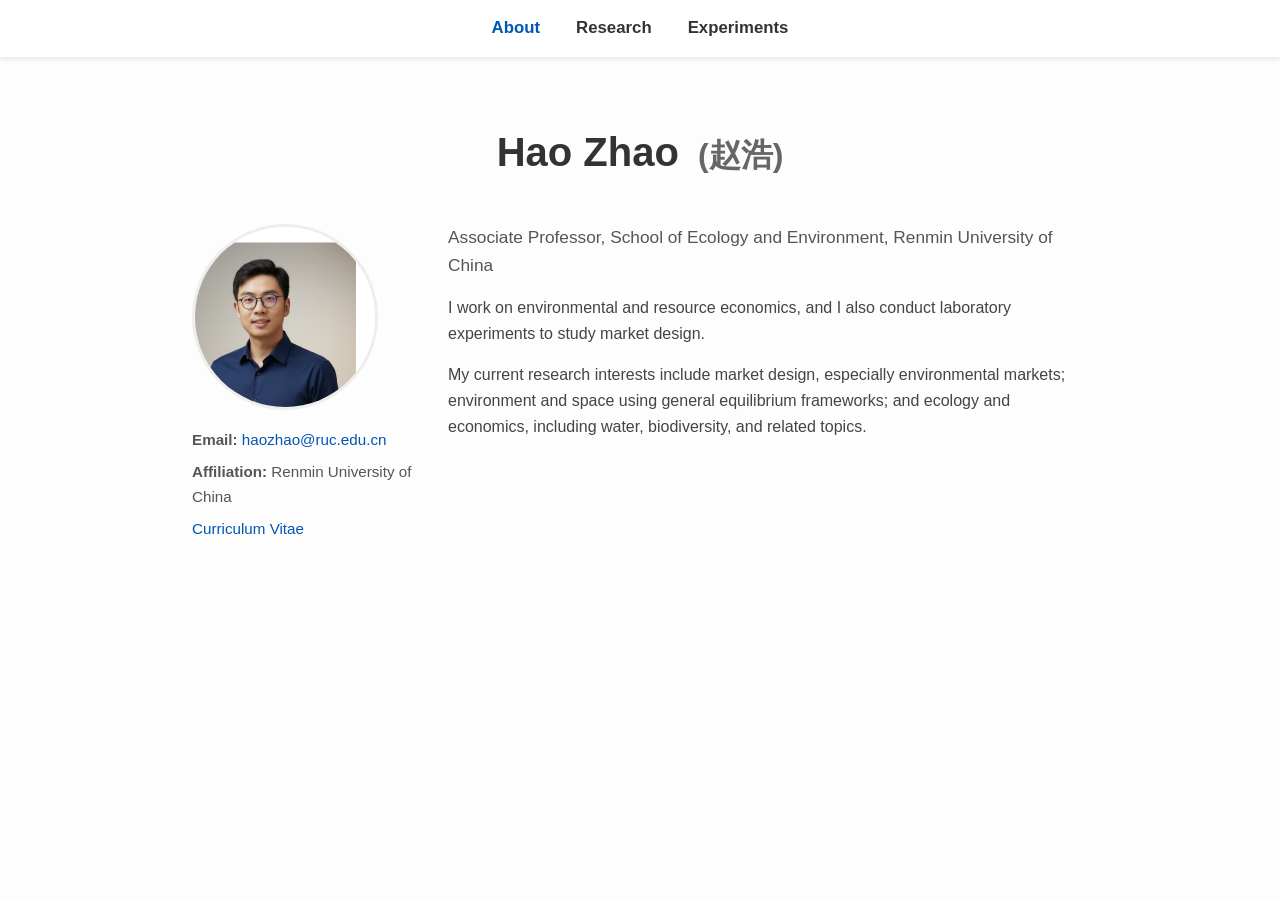
<file: index.html>
<!DOCTYPE html>
<html lang="en">
<head>
    <meta charset="UTF-8">
    <meta name="viewport" content="width=device-width, initial-scale=1.0">
    <title>Hao Zhao - About</title>
    <link rel="stylesheet" href="./assets/site.css">
</head>
<body>
    <nav>
        <div class="container nav-container">
            <ul>
                <li><a href="./index.html" class="active">About</a></li>
                <li><a href="./research.html">Research</a></li>
                <li><a href="./experiment.html">Experiments</a></li>
            </ul>
        </div>
    </nav>

    <div class="container">
        <header class="page-header">
            <h1>Hao Zhao <span class="chinese-name">(赵浩)</span></h1>
        </header>

        <section id="about" class="content-section about-section">
            <div class="profile-left">
                <div class="profile-pic">
                    <img src="./assets/images/hao-zhao.png" alt="Hao Zhao">
                </div>
                <div class="contact-info">
                    <p><strong>Email:</strong> <a href="mailto:haozhao@ruc.edu.cn">haozhao@ruc.edu.cn</a></p>
                    <p><strong>Affiliation:</strong> Renmin University of China</p>
                    <p><a href="./assets/files/Hao_Zhao_CV.pdf" target="_blank" rel="noreferrer">Curriculum Vitae</a></p>
                </div>
            </div>
            <div class="profile-right">
                <p class="position">Associate Professor, School of Ecology and Environment, Renmin University of China</p>
                <p class="main-text">
                    I work on environmental and resource economics, and I also conduct laboratory experiments to study market design.
                </p>
                <p class="main-text">
                    My current research interests include market design, especially environmental markets; environment and space using general equilibrium frameworks; and ecology and economics, including water, biodiversity, and related topics.
                </p>
            </div>
        </section>
    </div>
</body>
</html>
</file>
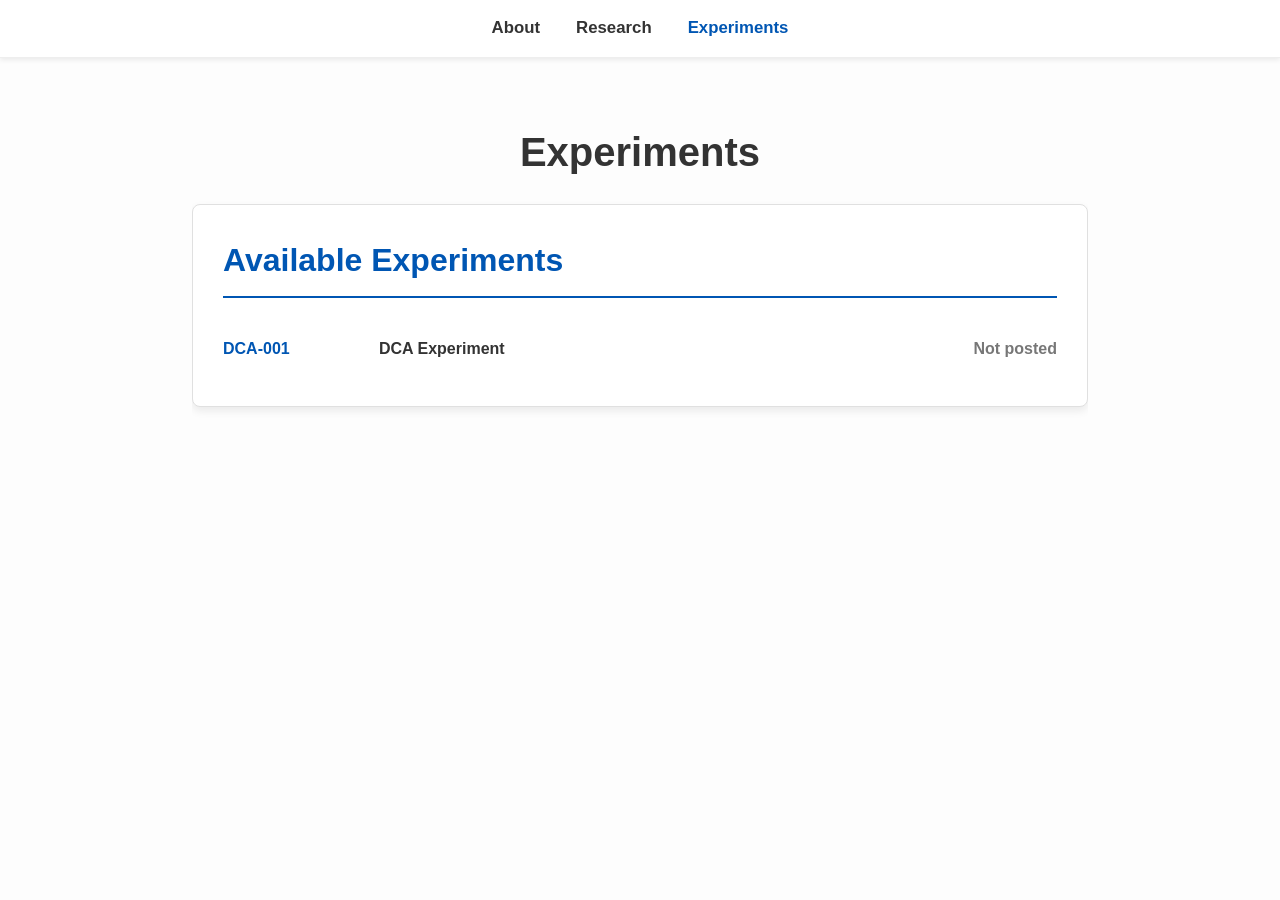
<file: experiment.html>
<!DOCTYPE html>
<html lang="en">
<head>
    <meta charset="UTF-8">
    <meta name="viewport" content="width=device-width, initial-scale=1.0">
    <title>Hao Zhao - Experiments</title>
    <link rel="stylesheet" href="./assets/site.css">
</head>
<body>
    <nav>
        <div class="container nav-container">
            <ul>
                <li><a href="./index.html">About</a></li>
                <li><a href="./research.html">Research</a></li>
                <li><a href="./experiment.html" class="active">Experiments</a></li>
            </ul>
        </div>
    </nav>

    <div class="container">
        <header class="page-header">
            <h1>Experiments</h1>
        </header>

        <section class="content-card">
            <h2>Available Experiments</h2>
            <div id="experiment-list" class="experiment-list"></div>
        </section>
    </div>

    <script src="./assets/config.js"></script>
    <script src="./assets/site.js"></script>
</body>
</html>
</file>
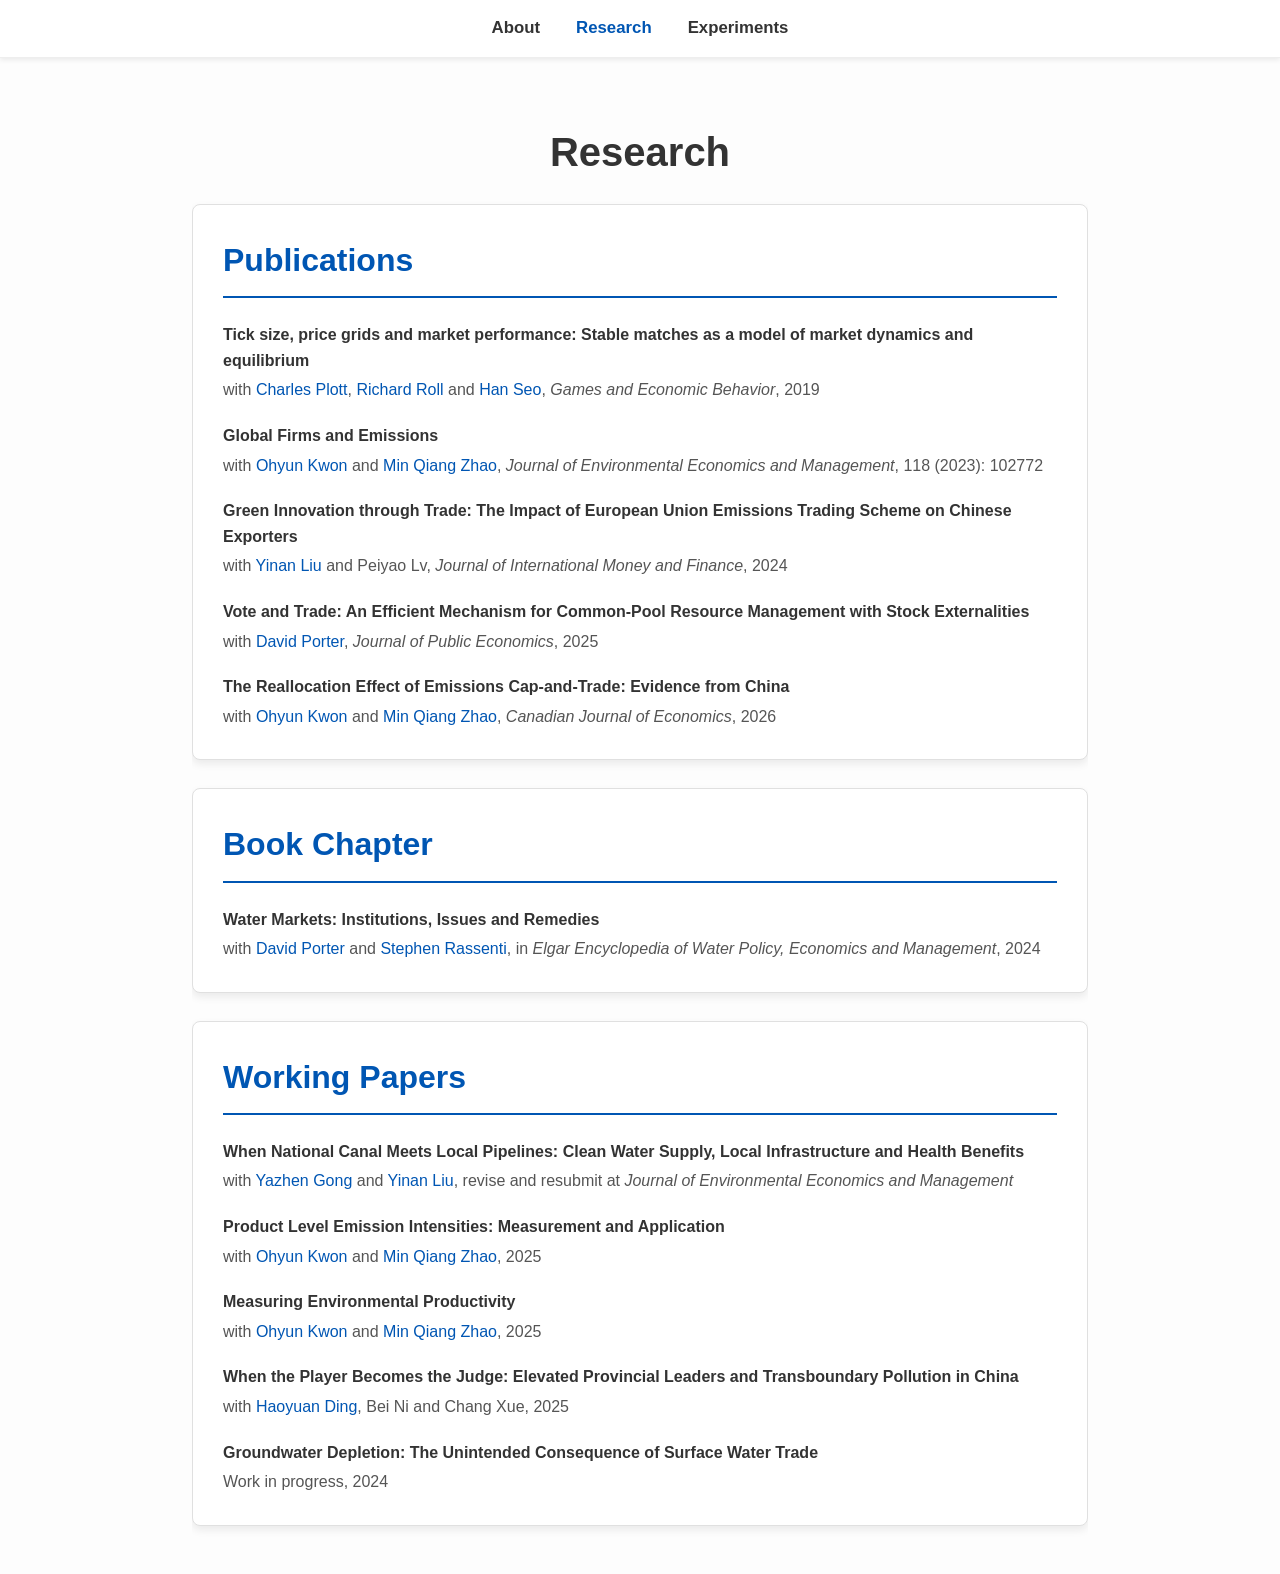
<file: research.html>
<!DOCTYPE html>
<html lang="en">
<head>
    <meta charset="UTF-8">
    <meta name="viewport" content="width=device-width, initial-scale=1.0">
    <title>Hao Zhao - Research</title>
    <link rel="stylesheet" href="./assets/site.css">
</head>
<body>
    <nav>
        <div class="container nav-container">
            <ul>
                <li><a href="./index.html">About</a></li>
                <li><a href="./research.html" class="active">Research</a></li>
                <li><a href="./experiment.html">Experiments</a></li>
            </ul>
        </div>
    </nav>

    <div class="container">
        <header class="page-header">
            <h1>Research</h1>
        </header>

        <section class="content-card">
            <h2>Publications</h2>
            <ul class="publication-list">
                <li>
                    <strong><a href="./assets/files/tick-size-price-grids-and-market-performance.pdf" target="_blank" rel="noreferrer">Tick size, price grids and market performance: Stable matches as a model of market dynamics and equilibrium</a></strong>
                    <span>with <a href="https://www.hss.caltech.edu/people/charles-r-plott" target="_blank" rel="noreferrer">Charles Plott</a>, <a href="https://www.anderson.ucla.edu/faculty-and-research/finance/faculty/roll" target="_blank" rel="noreferrer">Richard Roll</a> and <a href="https://sites.google.com/view/hanseo" target="_blank" rel="noreferrer">Han Seo</a>, <em>Games and Economic Behavior</em>, 2019</span>
                </li>
                <li>
                    <strong><a href="./assets/files/global-firms-and-emissions.pdf" target="_blank" rel="noreferrer">Global Firms and Emissions</a></strong>
                    <span>with <a href="https://www.lebow.drexel.edu/people/ohyunkwon" target="_blank" rel="noreferrer">Ohyun Kwon</a> and <a href="https://orcid.org/0000-0002-6601-622X" target="_blank" rel="noreferrer">Min Qiang Zhao</a>, <em>Journal of Environmental Economics and Management</em>, 118 (2023): 102772</span>
                </li>
                <li>
                    <strong><a href="https://doi.org/10.1016/j.jimonfin.2024.103215" target="_blank" rel="noreferrer">Green Innovation through Trade: The Impact of European Union Emissions Trading Scheme on Chinese Exporters</a></strong>
                    <span>with <a href="https://ae.ruc.edu.cn/home/People/Faculty/SortbyDepartment/ResearchInstituteofPeaceandDevelopmentEconomics/SDGandDevelopmentStrategiesandAidsofLessDevelopedAreas/liuyinanP/index.htm" target="_blank" rel="noreferrer">Yinan Liu</a> and Peiyao Lv, <em>Journal of International Money and Finance</em>, 2024</span>
                </li>
                <li>
                    <strong><a href="https://doi.org/10.1016/j.jpubeco.2025.105448" target="_blank" rel="noreferrer">Vote and Trade: An Efficient Mechanism for Common-Pool Resource Management with Stock Externalities</a></strong>
                    <span>with <a href="https://www.chapman.edu/our-faculty/david-porter.aspx" target="_blank" rel="noreferrer">David Porter</a>, <em>Journal of Public Economics</em>, 2025</span>
                </li>
                <li>
                    <strong><a href="./assets/files/reallocation-effect-of-emissions-cap-and-trade.pdf" target="_blank" rel="noreferrer">The Reallocation Effect of Emissions Cap-and-Trade: Evidence from China</a></strong>
                    <span>with <a href="https://www.lebow.drexel.edu/people/ohyunkwon" target="_blank" rel="noreferrer">Ohyun Kwon</a> and <a href="https://orcid.org/0000-0002-6601-622X" target="_blank" rel="noreferrer">Min Qiang Zhao</a>, <em>Canadian Journal of Economics</em>, 2026</span>
                </li>
            </ul>
        </section>

        <section class="content-card">
            <h2>Book Chapter</h2>
            <ul class="publication-list">
                <li>
                    <strong><a href="https://books.google.com/books/about/Elgar_Encyclopedia_of_Water_Policy_Econo.html?id=6Q3wEAAAQBAJ" target="_blank" rel="noreferrer">Water Markets: Institutions, Issues and Remedies</a></strong>
                    <span>with <a href="https://www.chapman.edu/our-faculty/david-porter.aspx" target="_blank" rel="noreferrer">David Porter</a> and <a href="https://www.chapman.edu/our-faculty/stephen-rassenti.aspx" target="_blank" rel="noreferrer">Stephen Rassenti</a>, in <em>Elgar Encyclopedia of Water Policy, Economics and Management</em>, 2024</span>
                </li>
            </ul>
        </section>

        <section class="content-card">
            <h2>Working Papers</h2>
            <ul class="publication-list">
                <li>
                    <strong>When National Canal Meets Local Pipelines: Clean Water Supply, Local Infrastructure and Health Benefits</strong>
                    <span>with <a href="https://www.efdinitiative.org/about-efd/people/gong-yazhen" target="_blank" rel="noreferrer">Yazhen Gong</a> and <a href="https://ae.ruc.edu.cn/home/People/Faculty/SortbyDepartment/ResearchInstituteofPeaceandDevelopmentEconomics/SDGandDevelopmentStrategiesandAidsofLessDevelopedAreas/liuyinanP/index.htm" target="_blank" rel="noreferrer">Yinan Liu</a>, revise and resubmit at <em>Journal of Environmental Economics and Management</em></span>
                </li>
                <li>
                    <strong><a href="./assets/files/product-level-emission-intensities.pdf" target="_blank" rel="noreferrer">Product Level Emission Intensities: Measurement and Application</a></strong>
                    <span>with <a href="https://www.lebow.drexel.edu/people/ohyunkwon" target="_blank" rel="noreferrer">Ohyun Kwon</a> and <a href="https://orcid.org/0000-0002-6601-622X" target="_blank" rel="noreferrer">Min Qiang Zhao</a>, 2025</span>
                </li>
                <li>
                    <strong>Measuring Environmental Productivity</strong>
                    <span>with <a href="https://www.lebow.drexel.edu/people/ohyunkwon" target="_blank" rel="noreferrer">Ohyun Kwon</a> and <a href="https://orcid.org/0000-0002-6601-622X" target="_blank" rel="noreferrer">Min Qiang Zhao</a>, 2025</span>
                </li>
                <li>
                    <strong>When the Player Becomes the Judge: Elevated Provincial Leaders and Transboundary Pollution in China</strong>
                    <span>with <a href="https://www.nber.org/people/haoyuan_ding" target="_blank" rel="noreferrer">Haoyuan Ding</a>, Bei Ni and Chang Xue, 2025</span>
                </li>
                <li>
                    <strong>Groundwater Depletion: The Unintended Consequence of Surface Water Trade</strong>
                    <span>Work in progress, 2024</span>
                </li>
            </ul>
        </section>
    </div>
</body>
</html>
</file>
<file: assets/site.css>
body {
    font-family: Arial, sans-serif;
    line-height: 1.6;
    margin: 0;
    padding-top: 80px;
    background: #fdfdfd;
    color: #333;
}

.container {
    width: 70%;
    max-width: 960px;
    margin: auto;
    overflow: hidden;
    padding: 20px 0;
}

.page-header {
    text-align: center;
    padding: 20px 0 10px;
    margin-bottom: 10px;
}

.page-header h1 {
    margin: 0;
    color: #333;
    font-size: 2.5em;
    font-weight: 600;
}

.page-header h1 .chinese-name {
    font-size: 0.8em;
    margin-left: 8px;
    color: #666;
}

nav {
    background: #ffffff;
    color: #333;
    text-align: center;
    padding: 15px 0;
    border-bottom: 1px solid #eee;
    position: fixed;
    top: 0;
    width: 100%;
    z-index: 1000;
    box-shadow: 0 2px 5px rgba(0, 0, 0, 0.08);
}

.nav-container {
    padding: 0;
}

nav ul {
    padding: 0;
    list-style: none;
    display: flex;
    justify-content: center;
    flex-wrap: wrap;
    margin: 0;
}

nav ul li {
    margin: 0 18px;
}

nav a {
    color: #333;
    text-decoration: none;
    font-weight: bold;
    font-size: 1.05em;
}

nav a:hover,
nav a.active {
    color: #0056b3;
}

.about-section {
    display: flex;
    align-items: flex-start;
    gap: 36px;
    padding: 20px 0;
}

.profile-left {
    flex: 0 0 220px;
}

.profile-pic {
    width: 180px;
    height: 180px;
    border: 3px solid #eee;
    border-radius: 50%;
    overflow: hidden;
}

.profile-pic img {
    width: 100%;
    height: 100%;
    object-fit: cover;
}

.contact-info {
    margin-top: 18px;
    font-size: 0.95em;
    color: #555;
}

.contact-info p {
    margin: 0 0 8px 0;
}

.contact-info a {
    color: #0056b3;
    text-decoration: none;
}

.contact-info a:hover {
    text-decoration: underline;
}

.profile-right {
    flex-grow: 1;
}

.position {
    margin-top: 0;
    margin-bottom: 16px;
    font-size: 1.08em;
    color: #555;
}

.main-text {
    margin: 0 0 16px 0;
    color: #444;
}

.content-card {
    padding: 30px;
    margin-bottom: 28px;
    background: #ffffff;
    border-radius: 8px;
    box-shadow: 0 4px 8px rgba(0, 0, 0, 0.08);
    border: 1px solid #e0e0e0;
}

.content-card h2 {
    color: #0056b3;
    border-bottom: 2px solid #0056b3;
    padding-bottom: 10px;
    margin-top: 0;
    margin-bottom: 24px;
    font-size: 2em;
}

.publication-list {
    list-style: none;
    padding: 0;
    margin: 0;
}

.publication-list li {
    margin-bottom: 20px;
}

.publication-list li:last-child {
    margin-bottom: 0;
}

.publication-list strong,
.publication-list span {
    display: block;
}

.publication-list strong {
    font-weight: 700;
    margin-bottom: 4px;
}

.publication-list strong a {
    color: #333;
    text-decoration: none;
}

.publication-list strong a:hover {
    color: #0056b3;
    text-decoration: underline;
}

.publication-list span {
    color: #555;
}

.publication-list span a {
    color: #0056b3;
    text-decoration: none;
}

.publication-list span a:hover {
    text-decoration: underline;
}

.experiment-list {
    display: grid;
    gap: 16px;
}

.experiment-item {
    display: grid;
    grid-template-columns: 140px 1fr auto;
    gap: 16px;
    align-items: center;
    padding: 14px 0;
    border-bottom: 1px solid #eee;
}

.experiment-item:last-child {
    border-bottom: none;
}

.experiment-id {
    font-weight: bold;
    color: #0056b3;
}

.experiment-title {
    font-weight: 600;
}

.experiment-link {
    color: #0056b3;
    text-decoration: none;
    font-weight: bold;
}

.experiment-link:hover {
    text-decoration: underline;
}

.experiment-link.disabled {
    color: #777;
    cursor: default;
}

.empty-note {
    color: #666;
}

@media (max-width: 768px) {
    body {
        padding-top: 74px;
    }

    .container {
        width: 88%;
    }

    .about-section {
        flex-direction: column;
        gap: 24px;
    }

    .profile-left {
        flex: none;
    }

    .experiment-item {
        grid-template-columns: 1fr;
        gap: 8px;
    }

    .content-card {
        padding: 22px;
    }

    .content-card h2 {
        font-size: 1.7em;
    }
}
</file>
